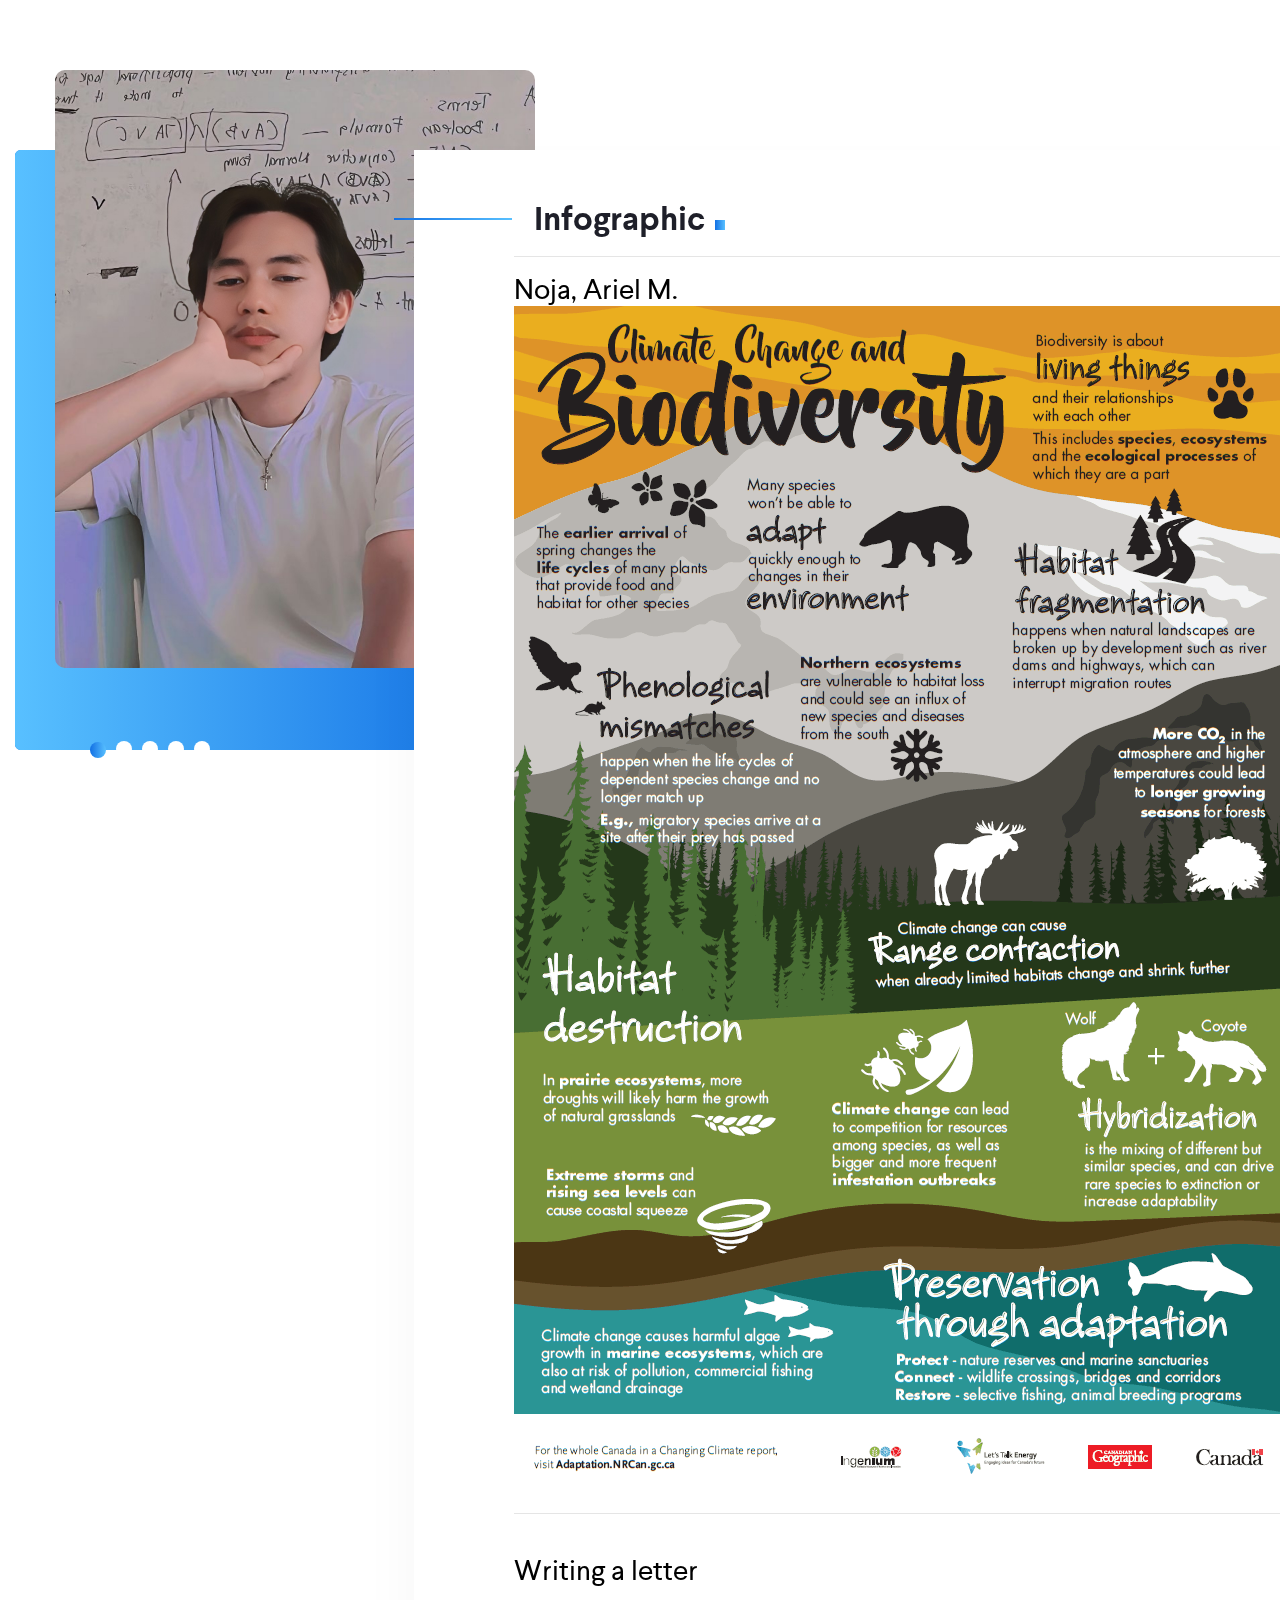
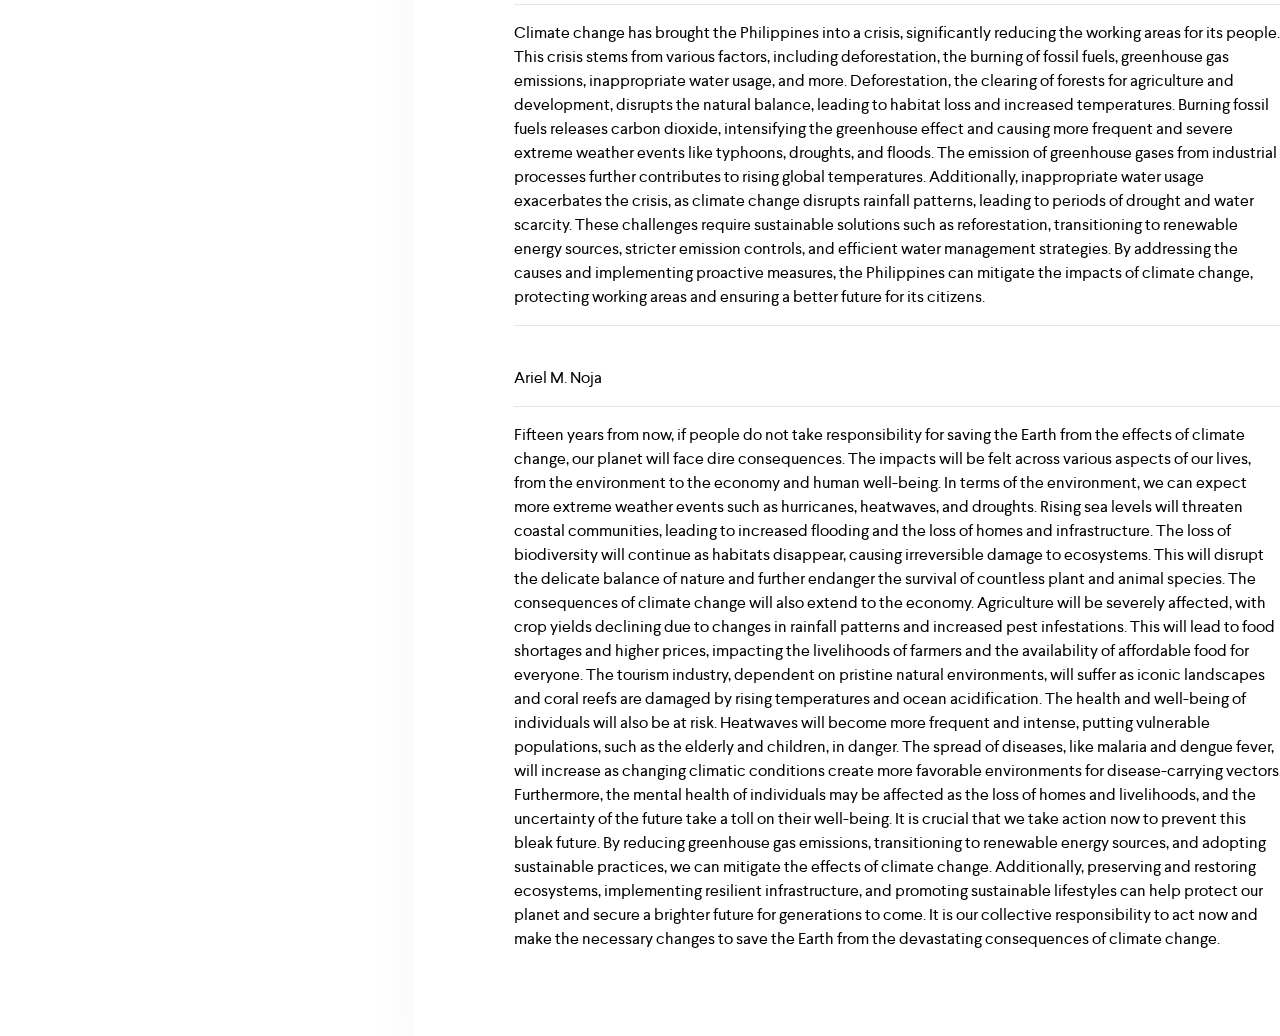
<file: index3.html>
<!doctype html>
<!--
	Photogenic by FreeHTML5.co
	URL: https://freehtml5.co
-->
<html lang="en">

<head>
    <!-- Required meta tags -->
    <meta charset="utf-8">
    <meta name="viewport" content="width=device-width, initial-scale=1, shrink-to-fit=no">
    <link rel="stylesheet" href="https://use.fontawesome.com/releases/v5.6.3/css/all.css"
        integrity="sha384-UHRtZLI+pbxtHCWp1t77Bi1L4ZtiqrqD80Kn4Z8NTSRyMA2Fd33n5dQ8lWUE00s/" crossorigin="anonymous">
    <!-- owl carousel css-->
    <link rel="stylesheet" href="owl-carousel/assets/owl.carousel.min.css" type="text/css">

    <!-- Bootstrap CSS -->
    <link rel="stylesheet" href="css/bootstrap.min.css">
    <link rel="stylesheet" href="css/style.css">

    <title>portfolio3</title>
</head>

<body>
    <div class="container-fluid fh5co-about-us" id="about-us">
        <div class="container">
            <div class="row"> 
                <div class="col-lg-4">

                    <svg class="back-bg" viewBox="0 0 535 618">
                        <defs>
                            <linearGradient id="PSgrad_0" x1="0%" x2="100%" y1="0%" y2="0%">
                                <stop offset="0%" stop-color="rgb(88,192,255)" stop-opacity="1" />
                                <stop offset="100%" stop-color="rgb(18,112,228)" stop-opacity="1" />
                            </linearGradient>

                        </defs>
                        <path fill-rule="evenodd" fill="rgb(18, 112, 228)"
                            d="M6.000,-0.000 L499.000,-0.000 C502.314,-0.000 505.000,2.686 505.000,6.000 L505.000,612.000 C505.000,615.314 502.314,618.000 499.000,618.000 L6.000,618.000 C2.686,618.000 -0.000,615.314 -0.000,612.000 L-0.000,6.000 C-0.000,2.686 2.686,-0.000 6.000,-0.000 Z" />
                        <path fill="url(#PSgrad_0)"
                            d="M6.000,-0.000 L499.000,-0.000 C502.314,-0.000 505.000,2.686 505.000,6.000 L505.000,612.000 C505.000,615.314 502.314,618.000 499.000,618.000 L6.000,618.000 C2.686,618.000 -0.000,615.314 -0.000,612.000 L-0.000,6.000 C-0.000,2.686 2.686,-0.000 6.000,-0.000 Z" />
                    </svg>

                    <div class="owl-carousel owl-carousel1 owl-theme">
                        <div>
                            <a href="#">
                                <img src="images/noja.jpg" alt="" class="img-fluid" />
                            </a>
                        </div>
                        <div>
                          <a href="index2.html">
                            <img src="images/Manding.jpeg" alt="" class="img-fluid" />
                          </a>
                        </div>
                        
                        <div>
                            <a href="index4.html">
                                <img src="images/noli.jpg" alt="" class="img-fluid" />
                            </a>
                        </div>
                        <div>
                            <a href="index5.html">
                                <img src="images/davis.jpeg" alt="" class="img-fluid" />
                            </a>
                        </div>
                        <div>
                            <a href="index6.html">
                                <img src="images/ruel.jpg" alt="" class="img-fluid" />
                            </a>
                        </div>
                    </div>
                </div>
                <div class="col-lg-8">
                    <div class="about-us-content" id="portfolio">
                        <h2>Infographic</h2>
                      <hr>
                      <h3>Noja, Ariel M.</h3>
                      <img src="images/nojaInfo.png" alt="Infographic">
</h3><hr><br><h3>Writing a letter</h3><hr>
Climate change has brought the Philippines into a crisis, significantly reducing the working areas for its people. This crisis stems from various factors, including deforestation, the burning of fossil fuels, greenhouse gas emissions, inappropriate water usage, and more. Deforestation, the clearing of forests for agriculture and development, disrupts the natural balance, leading to habitat loss and increased temperatures. Burning fossil fuels releases carbon dioxide, intensifying the greenhouse effect and causing more frequent and severe extreme weather events like typhoons, droughts, and floods. The emission of greenhouse gases from industrial processes further contributes to rising global temperatures. Additionally, inappropriate water usage exacerbates the crisis, as climate change disrupts rainfall patterns, leading to periods of drought and water scarcity. These challenges require sustainable solutions such as reforestation, transitioning to renewable energy sources, stricter emission controls, and efficient water management strategies. By addressing the causes and implementing proactive measures, the Philippines can mitigate the impacts of climate change, protecting working areas and ensuring a better future for its citizens.
<hr><br>Ariel M. Noja <br><hr>
Fifteen years from now, if people do not take responsibility for saving the Earth from the effects of climate change, our planet will face dire consequences. The impacts will be felt across various aspects of our lives, from the environment to the economy and human well-being.

In terms of the environment, we can expect more extreme weather events such as hurricanes, heatwaves, and droughts. Rising sea levels will threaten coastal communities, leading to increased flooding and the loss of homes and infrastructure. The loss of biodiversity will continue as habitats disappear, causing irreversible damage to ecosystems. This will disrupt the delicate balance of nature and further endanger the survival of countless plant and animal species.

The consequences of climate change will also extend to the economy. Agriculture will be severely affected, with crop yields declining due to changes in rainfall patterns and increased pest infestations. This will lead to food shortages and higher prices, impacting the livelihoods of farmers and the availability of affordable food for everyone. The tourism industry, dependent on pristine natural environments, will suffer as iconic landscapes and coral reefs are damaged by rising temperatures and ocean acidification.

The health and well-being of individuals will also be at risk. Heatwaves will become more frequent and intense, putting vulnerable populations, such as the elderly and children, in danger. The spread of diseases, like malaria and dengue fever, will increase as changing climatic conditions create more favorable environments for disease-carrying vectors. Furthermore, the mental health of individuals may be affected as the loss of homes and livelihoods, and the uncertainty of the future take a toll on their well-being.

It is crucial that we take action now to prevent this bleak future. By reducing greenhouse gas emissions, transitioning to renewable energy sources, and adopting sustainable practices, we can mitigate the effects of climate change. Additionally, preserving and restoring ecosystems, implementing resilient infrastructure, and promoting sustainable lifestyles can help protect our planet and secure a brighter future for generations to come. It is our collective responsibility to act now and make the necessary changes to save the Earth from the devastating consequences of climate change.

</p>                      
                    </div>
                </div>
            </div>
        </div>
    </div>                  
            
    <script src="js/jquery.min.js"></script>
    <script src="js/bootstrap.min.js"></script>
    <script src="owl-carousel/owl.carousel.min.js"></script>
    <script src="js/isotope-docs.min.js?6"></script>
    <script src="js/main.js"></script>
</body>

</html>
</file>
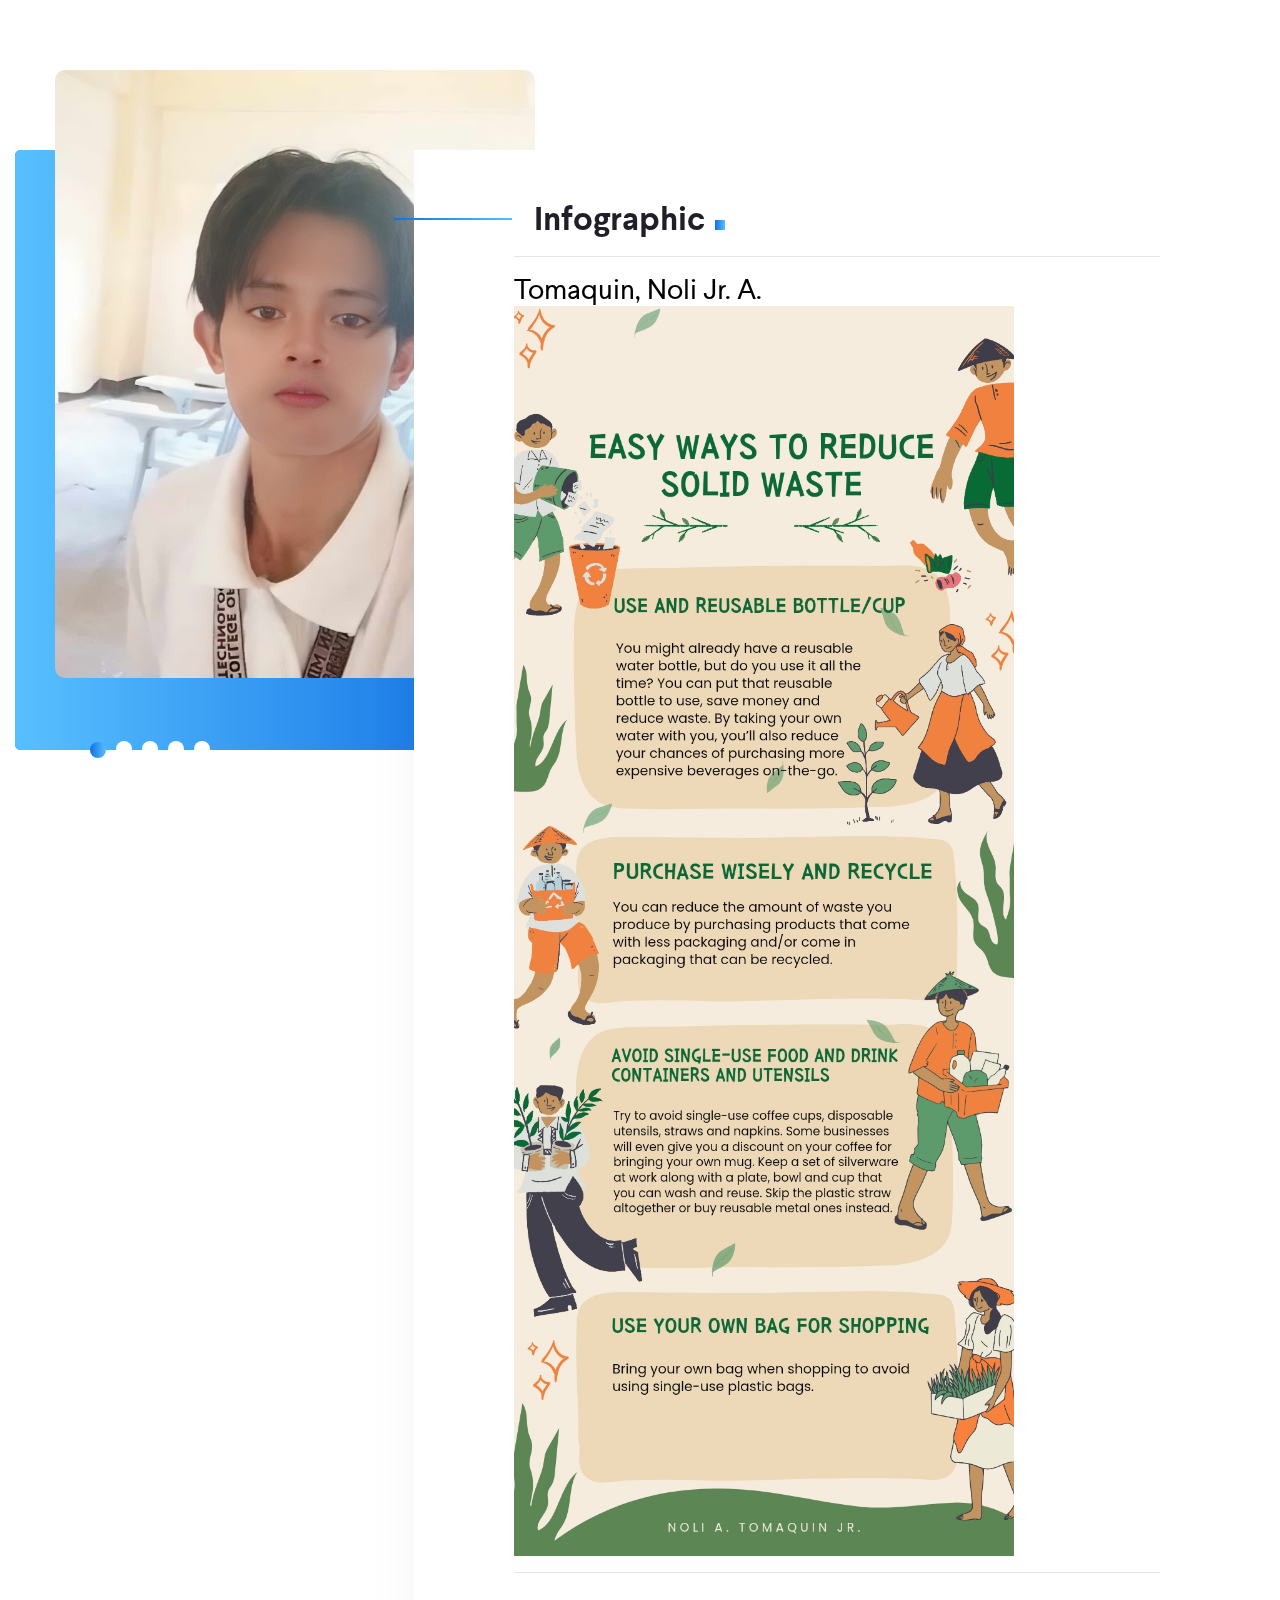
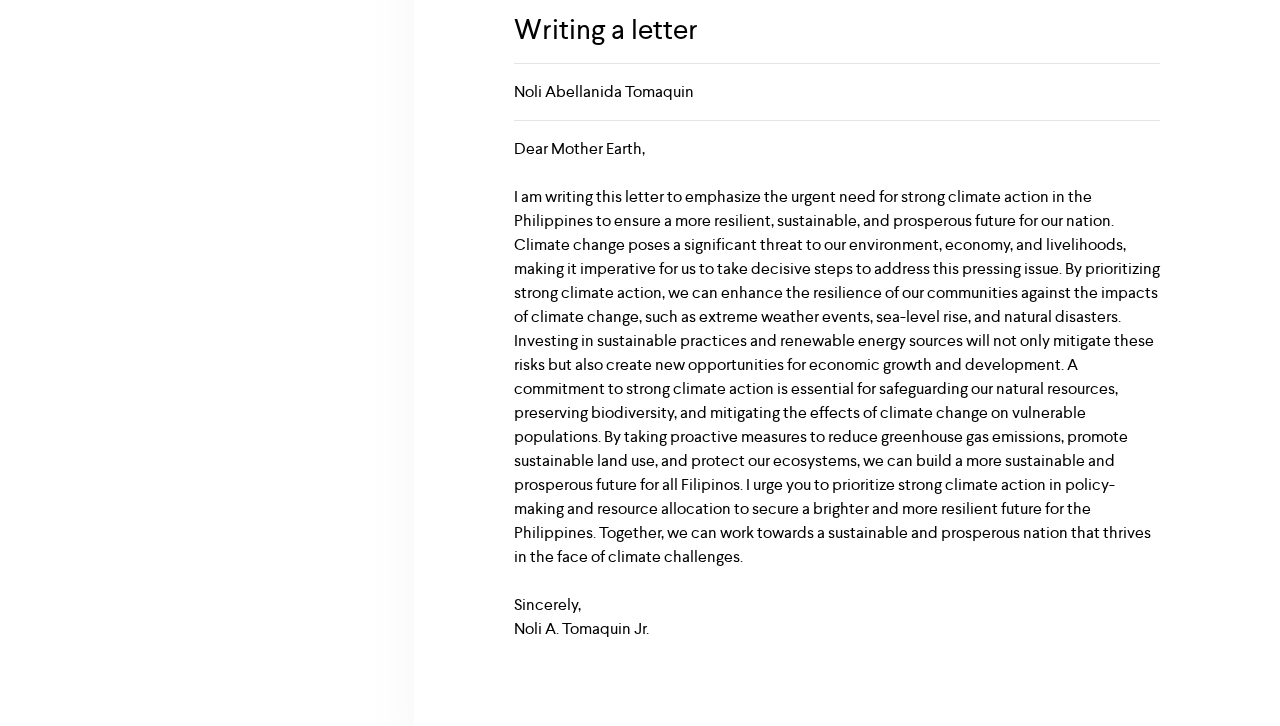
<file: index4.html>
<!doctype html>
<!--
	Photogenic by FreeHTML5.co
	URL: https://freehtml5.co
-->
<html lang="en">

<head>
    <!-- Required meta tags -->
    <meta charset="utf-8">
    <meta name="viewport" content="width=device-width, initial-scale=1, shrink-to-fit=no">
    <link rel="stylesheet" href="https://use.fontawesome.com/releases/v5.6.3/css/all.css"
        integrity="sha384-UHRtZLI+pbxtHCWp1t77Bi1L4ZtiqrqD80Kn4Z8NTSRyMA2Fd33n5dQ8lWUE00s/" crossorigin="anonymous">
    <!-- owl carousel css-->
    <link rel="stylesheet" href="owl-carousel/assets/owl.carousel.min.css" type="text/css">

    <!-- Bootstrap CSS -->
    <link rel="stylesheet" href="css/bootstrap.min.css">
    <link rel="stylesheet" href="css/style.css">

    <title>portfolio4</title>
</head>

<body>
    <div class="container-fluid fh5co-about-us" id="about-us">
        <div class="container">
            <div class="row"> 
                <div class="col-lg-4">

                    <svg class="back-bg" viewBox="0 0 535 618">
                        <defs>
                            <linearGradient id="PSgrad_0" x1="0%" x2="100%" y1="0%" y2="0%">
                                <stop offset="0%" stop-color="rgb(88,192,255)" stop-opacity="1" />
                                <stop offset="100%" stop-color="rgb(18,112,228)" stop-opacity="1" />
                            </linearGradient>

                        </defs>
                        <path fill-rule="evenodd" fill="rgb(18, 112, 228)"
                            d="M6.000,-0.000 L499.000,-0.000 C502.314,-0.000 505.000,2.686 505.000,6.000 L505.000,612.000 C505.000,615.314 502.314,618.000 499.000,618.000 L6.000,618.000 C2.686,618.000 -0.000,615.314 -0.000,612.000 L-0.000,6.000 C-0.000,2.686 2.686,-0.000 6.000,-0.000 Z" />
                        <path fill="url(#PSgrad_0)"
                            d="M6.000,-0.000 L499.000,-0.000 C502.314,-0.000 505.000,2.686 505.000,6.000 L505.000,612.000 C505.000,615.314 502.314,618.000 499.000,618.000 L6.000,618.000 C2.686,618.000 -0.000,615.314 -0.000,612.000 L-0.000,6.000 C-0.000,2.686 2.686,-0.000 6.000,-0.000 Z" />
                    </svg>

                    <div class="owl-carousel owl-carousel1 owl-theme">
                        <div>
                            <a href="#">
                                <img src="images/noli.jpg" alt="" class="img-fluid" />
                            </a>
                        </div>
                        <div>
                            <a href="index3.html">
                                <img src="images/noja.jpg" alt="" class="img-fluid" />
                            </a>
                        </div>
                        <div>
                          <a href="index2.html">
                            <img src="images/Manding.jpeg" alt="" class="img-fluid" />
                          </a>
                        </div>
                        <div>
                            <a href="index5.html">
                                <img src="images/davis.jpeg" alt="" class="img-fluid" />
                            </a>
                        </div>
                        <div>
                            <a href="index6.html">
                                <img src="images/ruel.jpg" alt="" class="img-fluid" />
                            </a>
                        </div>
                    </div>
                </div>
                <div class="col-lg-8">
                    <div class="about-us-content" id="portfolio">
                        <h2>Infographic</h2>
                      <hr>
                      <h3>Tomaquin, Noli Jr. A.</h3>
                      <img src="images/tomaquinInfo.jpg" alt="Infographic" width="500px">
</h3><hr><br><h3>Writing a letter</h3><hr>
Noli Abellanida Tomaquin <hr>
Dear Mother Earth,<br><br>
I am writing this letter to emphasize the urgent need for strong climate action in the Philippines to ensure a more resilient, sustainable, and prosperous future for our nation. Climate change poses a significant threat to our environment, economy, and livelihoods, making it imperative for us to take decisive steps to address this pressing issue.
By prioritizing strong climate action, we can enhance the resilience of our communities against the impacts of climate change, such as extreme weather events, sea-level rise, and natural disasters. Investing in sustainable practices and renewable energy sources will not only mitigate these risks but also create new opportunities for economic growth and development.
A commitment to strong climate action is essential for safeguarding our natural resources, preserving biodiversity, and mitigating the effects of climate change on vulnerable populations. By taking proactive measures to reduce greenhouse gas emissions, promote sustainable land use, and protect our ecosystems, we can build a more sustainable and prosperous future for all Filipinos.
I urge you to prioritize strong climate action in policy-making and resource allocation to secure a brighter and more resilient future for the Philippines. Together, we can work towards a sustainable and prosperous nation that thrives in the face of climate challenges.
<br><br>
Sincerely,<br>
Noli A. Tomaquin Jr.
</p>                      
                    </div>
                </div>
            </div>
        </div>
    </div>                  
            
    <script src="js/jquery.min.js"></script>
    <script src="js/bootstrap.min.js"></script>
    <script src="owl-carousel/owl.carousel.min.js"></script>
    <script src="js/isotope-docs.min.js?6"></script>
    <script src="js/main.js"></script>
</body>

</html>
</file>
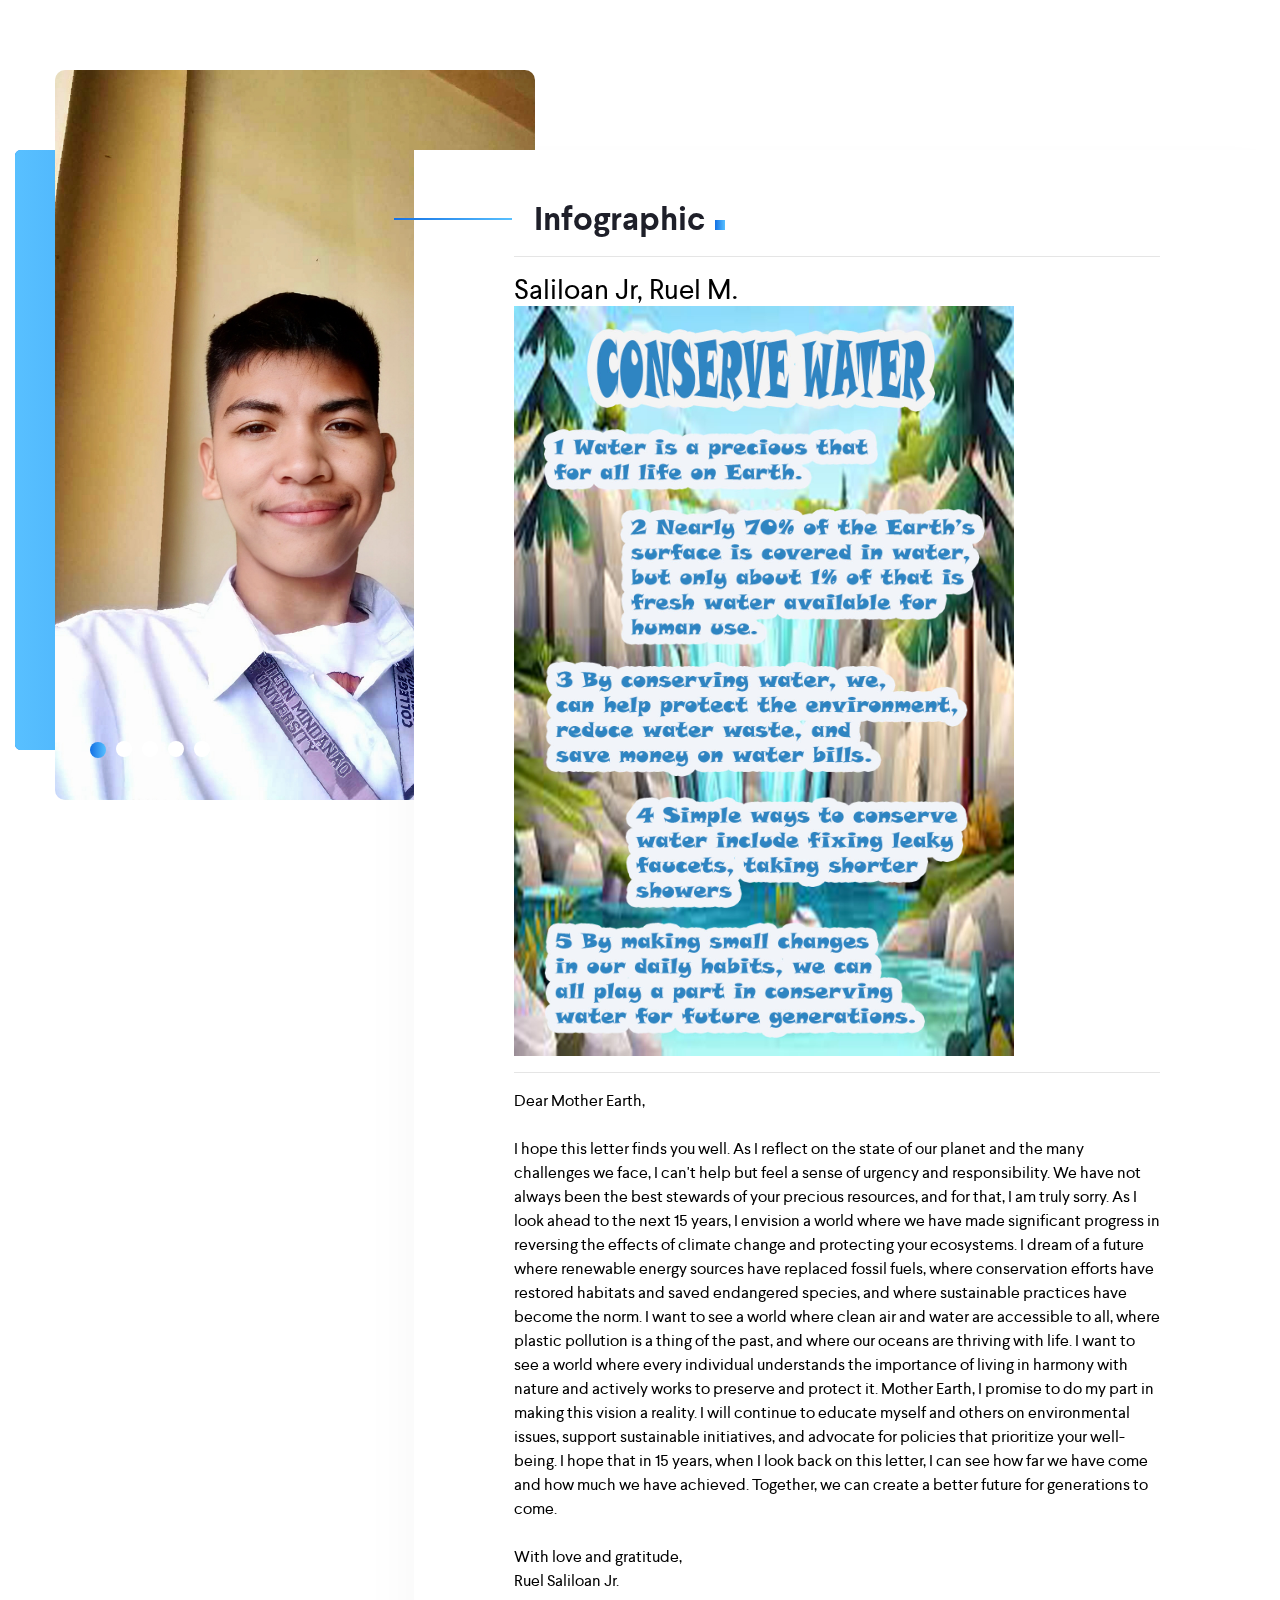
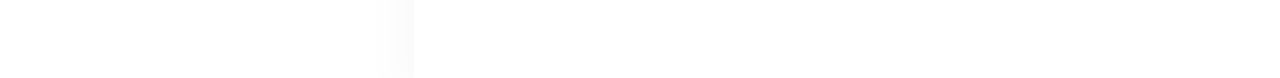
<file: index6.html>
<!doctype html>
<!--
	Photogenic by FreeHTML5.co
	URL: https://freehtml5.co
-->
<html lang="en">

<head>
    <!-- Required meta tags -->
    <meta charset="utf-8">
    <meta name="viewport" content="width=device-width, initial-scale=1, shrink-to-fit=no">
    <link rel="stylesheet" href="https://use.fontawesome.com/releases/v5.6.3/css/all.css"
        integrity="sha384-UHRtZLI+pbxtHCWp1t77Bi1L4ZtiqrqD80Kn4Z8NTSRyMA2Fd33n5dQ8lWUE00s/" crossorigin="anonymous">
    <!-- owl carousel css-->
    <link rel="stylesheet" href="owl-carousel/assets/owl.carousel.min.css" type="text/css">

    <!-- Bootstrap CSS -->
    <link rel="stylesheet" href="css/bootstrap.min.css">
    <link rel="stylesheet" href="css/style.css">

    <title>portfolio5</title>
</head>

<body>
    <div class="container-fluid fh5co-about-us" id="about-us">
        <div class="container">
            <div class="row"> 
                <div class="col-lg-4">

                    <svg class="back-bg" viewBox="0 0 535 618">
                        <defs>
                            <linearGradient id="PSgrad_0" x1="0%" x2="100%" y1="0%" y2="0%">
                                <stop offset="0%" stop-color="rgb(88,192,255)" stop-opacity="1" />
                                <stop offset="100%" stop-color="rgb(18,112,228)" stop-opacity="1" />
                            </linearGradient>

                        </defs>
                        <path fill-rule="evenodd" fill="rgb(18, 112, 228)"
                            d="M6.000,-0.000 L499.000,-0.000 C502.314,-0.000 505.000,2.686 505.000,6.000 L505.000,612.000 C505.000,615.314 502.314,618.000 499.000,618.000 L6.000,618.000 C2.686,618.000 -0.000,615.314 -0.000,612.000 L-0.000,6.000 C-0.000,2.686 2.686,-0.000 6.000,-0.000 Z" />
                        <path fill="url(#PSgrad_0)"
                            d="M6.000,-0.000 L499.000,-0.000 C502.314,-0.000 505.000,2.686 505.000,6.000 L505.000,612.000 C505.000,615.314 502.314,618.000 499.000,618.000 L6.000,618.000 C2.686,618.000 -0.000,615.314 -0.000,612.000 L-0.000,6.000 C-0.000,2.686 2.686,-0.000 6.000,-0.000 Z" />
                    </svg>

                    <div class="owl-carousel owl-carousel1 owl-theme">
                        <div>
                            <a href="#">
                                <img src="images/ruel.jpg" alt="" class="img-fluid" />
                            </a>
                        </div>
                        <div>
                            <a href="index5.html">
                                <img src="images/davis.jpeg" alt="" class="img-fluid" />
                            </a>
                        </div>
                        <div>
                            <a href="index4.html">
                                <img src="images/noli.jpg" alt="" class="img-fluid" />
                            </a>
                        </div>
                        <div>
                            <a href="index3.html">
                                <img src="images/noja.jpg" alt="" class="img-fluid" />
                            </a>
                        </div>
                        <div>
                          <a href="index2.html">
                            <img src="images/Manding.jpeg" alt="" class="img-fluid" />
                          </a>
                        </div>
                        
                    </div>
                </div>
                <div class="col-lg-8">
                    <div class="about-us-content" id="portfolio">
                        <h2>Infographic</h2>
                      <hr>
                      <h3>Saliloan Jr, Ruel M.</h3>
                      <img src="images/ruelnfo.jpg" alt="Infographic" width="500px">
                      <hr>
                      Dear Mother Earth,<br><br>
I hope this letter finds you well. As I reflect on the state of our planet and the many challenges we face, I can't help but feel a sense of urgency and responsibility. We have not always been the best stewards of your precious resources, and for that, I am truly sorry.
As I look ahead to the next 15 years, I envision a world where we have made significant progress in reversing the effects of climate change and protecting your ecosystems. I dream of a future where renewable energy sources have replaced fossil fuels, where conservation efforts have restored habitats and saved endangered species, and where sustainable practices have become the norm.
I want to see a world where clean air and water are accessible to all, where plastic pollution is a thing of the past, and where our oceans are thriving with life. I want to see a world where every individual understands the importance of living in harmony with nature and actively works to preserve and protect it.
Mother Earth, I promise to do my part in making this vision a reality. I will continue to educate myself and others on environmental issues, support sustainable initiatives, and advocate for policies that prioritize your well-being.
I hope that in 15 years, when I look back on this letter, I can see how far we have come and how much we have achieved. Together, we can create a better future for generations to come.
<br><br>With love and gratitude,<br>
Ruel Saliloan Jr.
</p>                  
                    </div>
                </div>
            </div>
        </div>
    </div>                  
            
    <script src="js/jquery.min.js"></script>
    <script src="js/bootstrap.min.js"></script>
    <script src="owl-carousel/owl.carousel.min.js"></script>
    <script src="js/isotope-docs.min.js?6"></script>
    <script src="js/main.js"></script>
</body>

</html>
</file>
<file: css/style.css>
/*
 * Photogenic by FreeHTML5.co
 * URL: https://freehtml5.co
 */
html, body, div, span, applet, object, iframe,
h1, h2, h3, h4, h5, h6, p, blockquote, pre,
a, abbr, acronym, address, big, cite, code,
del, dfn, em, img, ins, kbd, q, s, samp,
small, strike, strong, sub, sup, tt, var,
b, u, i, center,
dl, dt, dd, ol, ul, li,
fieldset, form, label, legend,
table, caption, tbody, tfoot, thead, tr, th, td,
article, aside, canvas, details, embed,
figure, figcaption, footer, header, hgroup,
menu, nav, output, ruby, section, summary,
time, mark, audio, video {
  margin: 0;
  padding: 0;
}

@font-face {
  font-family: "Gotham-Narrow-Book";
  src: url(../fonts/gotham-narrow-book.otf);
}
@font-face {
  font-family: "Gotham-Narrow-Black";
  src: url(../fonts/gotham-narrow-black.otf);
}
@font-face {
  font-family: "Gotham-Narrow-Light";
  src: url(../fonts/gotham-narrow-light.otf);
}
@font-face {
  font-family: "Larsseit";
  src: url(../fonts/Larsseit.ttf);
}
@font-face {
  font-family: "Larsseit-Bold";
  src: url(../fonts/Larsseit-Bold.ttf);
}
@font-face {
  font-family: "Larsseit-Light";
  src: url(../fonts/Larsseit-Light.ttf);
}
@font-face {
  font-family: "Larsseit-Medium";
  src: url(../fonts/Larsseit-Medium.ttf);
}
@font-face {
  font-family: "Gilroy-ExtraBold";
  src: url(../fonts/Gilroy-ExtraBold.otf);
}
@font-face {
  font-family: "Gilroy-Light";
  src: url(../fonts/Gilroy-Light.otf);
}
@font-face {
  font-family: "segoeui";
  src: url(../fonts/segoeui.ttf);
}
@media (min-width: 1200px) {
  .container {
    max-width: 1340px;
  }
}
body {
  font-family: "Larsseit";
  color:black;
}

.container-fluid {
  padding: 100px 0;
}

h2::before, h2::after, .fh5co-about-us .owl-carousel1 .owl-dots .active span, .read-more, .fh5co-news .owl-carousel2 .owl-dots .active span, .form-box h4::after, .form-box button {
  background-image: -moz-linear-gradient(0deg, #1270e4 0%, #58c0ff 100%);
  background-image: -webkit-linear-gradient(0deg, #1270e4 0%, #58c0ff 100%);
  background-image: -ms-linear-gradient(0deg, #1270e4 0%, #58c0ff 100%);
}

nav.fixed-top {
  padding-top: 0;
}

.header .fixed-top {
  position: absolute;
}
.header .container {
  border-bottom: 1px solid rgba(255, 255, 255, 0.341);
}
.header .container p.follow {
  color: #ffffff;
  font-family: "segoeui";
  margin-bottom: 10px;
}
.header .home-bg {
  min-height: 430px;
  max-height: 105vh;
}
.header .carousel-caption {
  bottom: 0;
  top: 383px;
}
.header .frst-hrd {
  font-family: "Gotham-Narrow-Light";
  background-color: rgba(255, 255, 255, 0.29);
  border-radius: 20px;
  max-width: 274px;
  margin: 0 auto;
  padding: 5px;
  font-size: 16px;
  color: #ffffff;
}
.header h5 {
  font-size: 70px;
  font-family: "Larsseit-Bold";
  text-transform: uppercase;
  max-width: 600px;
  margin: 10px auto;
  text-align: center;
}
.header h5 + p {
  font-family: "Gotham-Narrow-Book";
  font-size: 20px;
  color: #ffffff;
}
.header ul.carousel-indicators {
  bottom: 280px;
  position: absolute;
  z-index: 55;
}
.header ul.carousel-indicators li {
  background-color: rgba(255, 255, 255, 0.349);
  display: inline-block;
  list-style-type: none;
  width: 12px;
  height: 7px;
  border-radius: 10px;
  margin: 0 3px;
  cursor: pointer;
}
.header ul.carousel-indicators li.active {
  width: 35px;
  background: #ffffff;
}
@media (max-width: 1199px) {
  .header ul.carousel-indicators {
    bottom: 200px;
  }
}
@media (max-width: 738px) {
  .header ul.carousel-indicators {
    bottom: 110px;
  }
}
@media (max-width: 1199px) {
  .header .carousel-caption {
    top: 200px;
  }
}
@media (max-width: 991px) {
  .header h5 {
    font-size: 50px;
  }
  .header .carousel-caption {
    top: 150px;
  }
}
@media (max-width: 767px) {
  .header h5 {
    font-size: 36px;
    max-width: 300px;
  }
  .header h5 + p {
    font-size: 16px;
  }
  .header .carousel-caption {
    top: 100px;
  }
  .header .carousel-caption ul {
    margin-top: 20px;
  }
}

.bar1,
.bar2,
.bar3 {
  width: 25px;
  height: 2px;
  background-color: #fff;
  margin: 5px 0;
  transition: 0.4s;
  display: block;
  position: relative;
}

.change .bar1 {
  -webkit-transform: rotate(-42deg) translate(-2px, 6px);
  transform: rotate(-42deg) translate(-2px, 6px);
}

.change .bar2 {
  opacity: 0;
}

.change .bar3 {
  -webkit-transform: rotate(46deg) translate(-4px, -8px);
  transform: rotate(46deg) translate(-4px, -8px);
}

.scroll-button {
  text-align: center;
}
.scroll-button p {
  display: block;
  position: absolute;
  left: 0;
  right: 0;
  margin-top: -50px;
  color: #fff;
  font-size: 16px;
  font-family: "Gotham-Narrow-Book";
}
.scroll-button a {
  background: #ffffff;
  border-radius: 50%;
  display: block;
  width: 82px;
  height: 82px;
  box-shadow: 0px 11px 10px 0px rgba(0, 0, 0, 0.07);
  text-align: center;
  padding-top: 30px;
  margin: 0 auto;
  margin-top: -45px;
  z-index: 55;
  position: relative;
  cursor: pointer;
  margin-bottom: 20px;
}

.social-links {
  width: 430px;
}
.social-links li {
  border: 1px solid #ffffff;
  border-radius: 50%;
  height: 35px;
  width: 35px;
  text-align: center;
  margin: 0 3px;
}
.social-links li a {
  color: #ffffff;
  padding: 5px;
}
@media (max-width: 1199px) {
  .social-links {
    float: left !important;
    display: block;
  }
  .social-links li {
    float: left;
  }
}

.menu-links {
  width: 430px;
}
.menu-links li {
  margin: 0px;
}
.menu-links li a {
  color: #ffffff;
  font-family: "Gotham-Narrow-Book";
  padding: 40px 15px !important;
  border-top: 5px solid transparent;
}
.menu-links li a.active {
  background-image: linear-gradient(to bottom, rgba(255, 255, 255, 0.22), rgba(255, 255, 255, 0.22), transparent);
  border-top: 5px solid #1270e4;
}
@media (max-width: 1199px) {
  .menu-links {
    float: left !important;
    margin-top: 20px;
  }
  .menu-links li a {
    padding: 10px 15px !important;
  }
}

.navbar-collapse.show {
  background: rgba(0, 0, 0, 0.4);
  transition: .2s;
}

.mobile-logo {
  display: none;
}
@media (max-width: 1199px) {
  .mobile-logo {
    display: block;
    margin: 20px 0;
  }
}

@media (max-width: 1199px) {
  .logo-desktop {
    display: none;
  }
}

h2 {
  font-family: "Larsseit-Bold";
  font-size: 33px;
  color: #1e1f29;
}
h2::before {
  position: absolute;
  content: "";
  width: 118px;
  height: 2px;
  margin-top: 18px;
  margin-left: -140px;
}
h2::after {
  position: absolute;
  content: "";
  height: 10px;
  width: 10px;
  margin-top: 20px;
  margin-left: 10px;
}

p {
  font-family: "Larsseit";
  color: #aeafb9;
  font-size: 14.583px;
  line-height: 1.143;
}

.fh5co-about-us {
  padding: 150px 0;
}
.fh5co-about-us h2 {
  margin-left: 20px;
}
.fh5co-about-us p {
  margin: 35px 0;
}
.fh5co-about-us .owl-carousel1 {
  margin-left: 40px;
  margin-top: -80px;
  width: 480px;
}
.fh5co-about-us .owl-carousel1 img {
  border-radius: 10px;
}
.fh5co-about-us .owl-carousel1 .owl-nav {
  display: none;
}
.fh5co-about-us .owl-carousel1 .owl-dots {
  text-align: left;
  margin-left: 30px;
  margin-top: -60px;
}
.fh5co-about-us .owl-carousel1 .owl-dots span {
  position: relative;
  height: 16px;
  width: 16px;
  border-radius: 50%;
  display: block;
  background: #ffffff;
  margin: 0 5px;
}
.fh5co-about-us .owl-carousel1 .owl-dots .active {
  box-shadow: none;
}
.fh5co-about-us .owl-carousel1 .owl-dots .active span {
  box-shadow: none;
  margin-bottom: -1px;
}
@media (max-width: 1199px) {
  .fh5co-about-us .owl-carousel1 {
    width: 350px;
    margin-top: 0px;
  }
}
@media (max-width: 991px) {
  .fh5co-about-us .col-lg-4 {
    margin-bottom: 100px;
  }
  .fh5co-about-us .owl-carousel1 {
    margin-top: -70px;
  }
}
@media (max-width: 450px) {
  .fh5co-about-us .owl-carousel1 {
    width: 100%;
    margin: 0;
    padding: 30px;
    margin-top: -100px;
  }
}

.about-us-content {
  box-shadow: 0px 34px 57px 0px rgba(0, 0, 0, 0.04);
  background: #ffffff;
  position: absolute;
  padding-left: 100px;
  margin-left: -28px;
  z-index: 5;
  padding: 50px 100px;
  padding-right: 120px;
}
@media (max-width: 1199px) {
  .about-us-content {
    margin-left: -18px;
    padding: 20px 30px;
  }
}
@media (max-width: 991px) {
  .about-us-content {
    position: relative;
    margin-left: 0;
    padding: 20px 30px;
  }
}

a {
  text-decoration: none !important;
}

.read-more {
  color: #fff !important;
  font-family: "Larsseit";
  font-size: 14px;
  padding: 10px 25px;
  border-radius: 20px;
  display: inline-block;
}
.read-more:hover {
  box-shadow: 0px 2px 5px #cccccc;
  transition: all 0.3s;
}

.back-bg {
  position: absolute;
  min-height: 600px;
}
@media (max-width: 1199px) {
  .back-bg {
    height: 100%;
    min-height: 400px;
    margin-bottom: 100px;
  }
}
@media (max-width: 450px) {
  .back-bg {
    width: 100%;
    min-height: 320px;
    margin-left: -30px;
  }
}

.fh5co-portfolio {
  padding-bottom: 0;
}
.fh5co-portfolio h3 {
  font-family: "Larsseit-Medium";
  color: #1e1f29;
  text-transform: uppercase;
  line-height: 1.2;
  margin: 20px 0;
}
.fh5co-portfolio p {
  max-width: 512px;
  margin-top: 20px;
}

.portfolio-tab {
  background-color: #ffffff;
  box-shadow: 0px 3px 27px 0px rgba(0, 0, 0, 0.04);
}
.portfolio-tab ul {
  margin-bottom: 30px;
}
.portfolio-tab ul li {
  list-style-type: none;
  display: inline-block;
}
.portfolio-tab ul li a {
  color: #aeafb9;
  padding: 15px 5px;
  font-size: 13px;
  display: block;
}
.portfolio-tab ul li a.active {
  background-image: linear-gradient(to bottom, rgba(18, 112, 228, 0.071), rgba(18, 112, 228, 0.071), transparent);
  background-image: -moz-linear-gradient(to bottom, rgba(18, 112, 228, 0.071), rgba(18, 112, 228, 0.071), transparent);
  background-image: -webkit-linear-gradient(to bottom, rgba(18, 112, 228, 0.071), rgba(18, 112, 228, 0.071), transparent);
  background-image: -ms-linear-gradient(to bottom, rgba(18, 112, 228, 0.071), rgba(18, 112, 228, 0.071), transparent);
  border-top: 5px solid #1270e4;
  color: #1270e4;
}

.portfolioFilter {
  padding: 15px 0 5px 0;
  width: 100%;
}

.portfolioContainer {
  border-radius: 3px;
  width: 100%;
}

.isotope-item {
  z-index: 2;
}

.isotope-hidden.isotope-item {
  pointer-events: none;
  z-index: 1;
}

.isotope,
.isotope .isotope-item {
  /* change duration value to whatever you like */
  -webkit-transition-duration: 0.8s;
  -moz-transition-duration: 0.8s;
  transition-duration: 0.8s;
}

.isotope {
  -webkit-transition-property: height, width;
  -moz-transition-property: height, width;
  transition-property: height, width;
}

.isotope .isotope-item {
  -webkit-transition-property: -webkit-transform, opacity;
  -moz-transition-property: -moz-transform, opacity;
  transition-property: transform, opacity;
}

.gallary {
  width: 25%;
  padding: 7px;
}
.gallary img {
  width: 100%;
  height: 600px;
}
.gallary img.half-height {
  height: 293px;
}
.gallary .card-img-overlay {
  transition: all 0.3s;
  -webkit-transition: all 0.3s;
  -ms-transition: all 0.3s;
  -moz-transition: all 0.3s;
  -o-transition: all 0.3s;
  display: none;
}
.gallary:hover .card-img-overlay {
  display: block;
}
@media (max-width: 991px) {
  .gallary {
    width: 50%;
  }
  .gallary img {
    height: auto;
  }
  .gallary img.half-height {
    height: auto;
  }
}
@media (max-width: 450px) {
  .gallary {
    width: 100%;
  }
}

.center-img {
  width: 50%;
}
@media (max-width: 450px) {
  .center-img {
    width: 100%;
  }
}

.top-buttons .img-icon {
  border-radius: 50%;
  background-color: white;
  box-shadow: 0px 3px 7px 0px rgba(0, 0, 0, 0.23);
  width: 42px;
  height: 42px;
  display: block;
  text-align: center;
  float: left;
  margin-right: 10px;
}
.top-buttons .img-icon img {
  height: auto;
  max-width: 20px;
  margin-top: 12px;
}
.top-buttons .txt {
  top: 8px;
  position: relative;
}
.top-buttons a {
  color: #fff;
  float: left;
}
.top-buttons a:nth-child(2) {
  float: right;
}

.bottom-buttons {
  position: absolute;
  bottom: 20px;
  display: block !important;
  left: 20px;
  right: 20px;
}
.bottom-buttons a {
  font-size: 14.583px;
  font-family: "Larsseit";
  background: #ffffff;
  display: block;
  padding: 8px 20px 20px 20px;
  border-radius: 30px;
  height: 50px;
}
.bottom-buttons a .txt {
  background: -webkit-linear-gradient(left, #1270e4, #58c0ff);
  background: -ms-linear-gradient(left, #1270e4, #58c0ff);
  background: -moz-linear-gradient(left, #1270e4, #58c0ff);
  background: -o-linear-gradient(left, #1270e4, #58c0ff);
  -webkit-background-clip: text;
  -ms-background-clip: text;
  -o-background-clip: text;
  -webkit-text-fill-color: transparent;
  -ms-text-fill-color: transparent;
  -o-text-fill-color: transparent;
}
.bottom-buttons .img-icon {
  box-shadow: none;
  background: transparent;
  height: auto;
  width: auto;
}

.indicators {
  margin: 50px auto;
}
.indicators li {
  display: inline-block;
  list-style-type: none;
  margin: 0 4px;
}
.indicators li a {
  border-radius: 50%;
  background-color: #ebebeb;
  width: 16px;
  height: 16px;
  display: block;
}
.indicators li a.active {
  border-width: 0.8px;
  border: 1px solid #1270e4;
  border-radius: 50%;
  height: 20px;
  width: 20px;
}
.indicators li a.active::after {
  position: absolute;
  content: "";
  background-image: -moz-linear-gradient(-11deg, #1270e4 0%, #58c0ff 100%);
  background-image: -webkit-linear-gradient(-11deg, #1270e4 0%, #58c0ff 100%);
  background-image: -ms-linear-gradient(-11deg, #1270e4 0%, #58c0ff 100%);
  height: 10px;
  width: 10px;
  border-radius: 50%;
  margin-top: 4px;
  margin-left: 4px;
}

.card {
  border: none;
}

.fh5co-news {
  background: #fdfdfd;
  padding-top: 50px;
  padding-bottom: 0;
}
.fh5co-news .row {
  padding: 0 80px;
}
@media (max-width: 767px) {
  .fh5co-news .row {
    padding: 0;
  }
}
.fh5co-news h2 {
  text-align: center;
  margin-bottom: 50px;
}
.fh5co-news h5 {
  font-family: "Larsseit-Medium";
  color: #1e1f29;
  font-size: 21px;
}
.fh5co-news p {
  font-size: 16px;
  line-height: 1.4;
  margin-top: 20px;
}
.fh5co-news .card {
  box-shadow: 0px 8px 29px 0px rgba(23, 23, 23, 0.03);
}
.fh5co-news .card-body {
  padding: 30px 40px !important;
}
.fh5co-news .owl-nav {
  display: none;
}
.fh5co-news .owl-carousel2 .owl-dots {
  text-align: center;
  margin: 20px auto;
  display: block;
}
.fh5co-news .owl-carousel2 .owl-dots button {
  outline: none !important;
}
.fh5co-news .owl-carousel2 .owl-dots span {
  position: relative;
  height: 16px;
  width: 16px;
  border-radius: 50%;
  display: block;
  background: #ebebeb;
  margin: 0 5px;
}
.fh5co-news .owl-carousel2 .owl-dots .active {
  box-shadow: none;
}
.fh5co-news .owl-carousel2 .owl-dots .active span {
  box-shadow: none;
  margin-bottom: -1px;
}
.fh5co-news .owl-carousel2 .owl-item {
  margin-bottom: 20px;
}
.fh5co-news .owl-carousel2 .owl-nav {
  display: block !important;
  position: absolute;
  top: 25%;
  width: 100%;
}
.fh5co-news .owl-carousel2 .owl-prev,
.fh5co-news .owl-carousel2 .owl-next {
  font-size: 50px !important;
  color: #666666;
  position: absolute;
  outline: none;
  background: #f4f5f6 !important;
  border-radius: 50%;
  height: 68px;
  width: 68px;
}
.fh5co-news .owl-carousel2 .owl-prev span,
.fh5co-news .owl-carousel2 .owl-next span {
  position: relative;
  top: -7px;
}
.fh5co-news .owl-carousel2 .owl-prev:hover,
.fh5co-news .owl-carousel2 .owl-next:hover {
  color: #1270e4;
  background: #ffffff !important;
  box-shadow: 0px 11px 10px 0px rgba(0, 0, 0, 0.07);
}
@media (max-width: 767px) {
  .fh5co-news .owl-carousel2 .owl-prev,
  .fh5co-news .owl-carousel2 .owl-next {
    display: none !important;
  }
}
.fh5co-news .owl-carousel2 .owl-prev {
  left: -100px;
}
.fh5co-news .owl-carousel2 .owl-next {
  right: -100px;
}

footer.fh5co-footer h2 {
  margin-top: 80px;
}
footer.fh5co-footer .light {
  font-family: "Larsseit-Light";
  font-size: 18px;
}
footer.fh5co-footer p {
  margin: 20px 0;
}
footer.fh5co-footer p span {
  margin-right: 10px;
}
footer.fh5co-footer p span.phone {
  top: -2px;
  position: relative;
}
footer.fh5co-footer p b {
  color: #1e1f29;
  font-family: "Gilroy-Light";
  font-weight: 700;
  font-size: 16px;
}
footer.fh5co-footer h3 {
  font-family: "Larsseit-Bold";
  font-size: 33px;
  color: #1e1f29;
  text-transform: uppercase;
}
footer.fh5co-footer .social-links {
  display: inline-block !important;
  margin-top: 20px;
}
footer.fh5co-footer .social-links li {
  border-color: #1e1f29;
  float: left;
}
footer.fh5co-footer .social-links li a {
  color: #1e1f29;
}
@media (max-width: 991px) {
  footer.fh5co-footer .col-lg-5 {
    text-align: center;
    margin-bottom: 50px;
  }
  footer.fh5co-footer .social-links {
    display: inline-block !important;
    margin-top: 20px;
    float: none !important;
    width: auto;
  }
}

.form-box {
  border-radius: 3px;
  background-color: white;
  box-shadow: 0px 29px 57px 0px rgba(22, 20, 24, 0.06);
  padding: 50px;
}
.form-box h4 {
  font-family: "Larsseit-Bold";
  font-size: 33px;
  color: #1e1f29;
  text-transform: uppercase;
}
.form-box h4::after {
  position: absolute;
  content: "";
  height: 10px;
  width: 10px;
  margin-top: 20px;
  margin-left: 10px;
}
.form-box p {
  font-size: 18px;
}
.form-box hr {
  border: none;
  border-top: 1px solid #f7f7f7;
}
.form-box input[type="text"],
.form-box textarea {
  border: 1px solid #ebebeb;
  background-color: rgba(235, 235, 235, 0.09);
  padding: 30px;
  border-radius: 40px;
}
.form-box textarea {
  resize: none;
  min-height: 140px;
  border-radius: 20px;
}
.form-box button {
  color: #fff;
  font-size: 14px;
  font-family: "Larsseit";
  padding: 13px 35px;
  border-radius: 40px;
  border: none;
  cursor: pointer;
  margin-top: 20px;
}
@media (max-width: 550px) {
  .form-box {
    padding: 20px;
  }
}

.copy {
  text-align: center;
  background: #f7f7f7;
  padding: 40px 0;
  display: block;
  font-family: "Gilroy-Light";
}

.parallax-window {
  min-height: 1027px;
  position: relative;
  z-index: 55;
  top: 0;
  left: 0;
  right: 0;
  min-height: 1027px;
}


.text-color1 {
  color: cornsilk;
}
</file>
